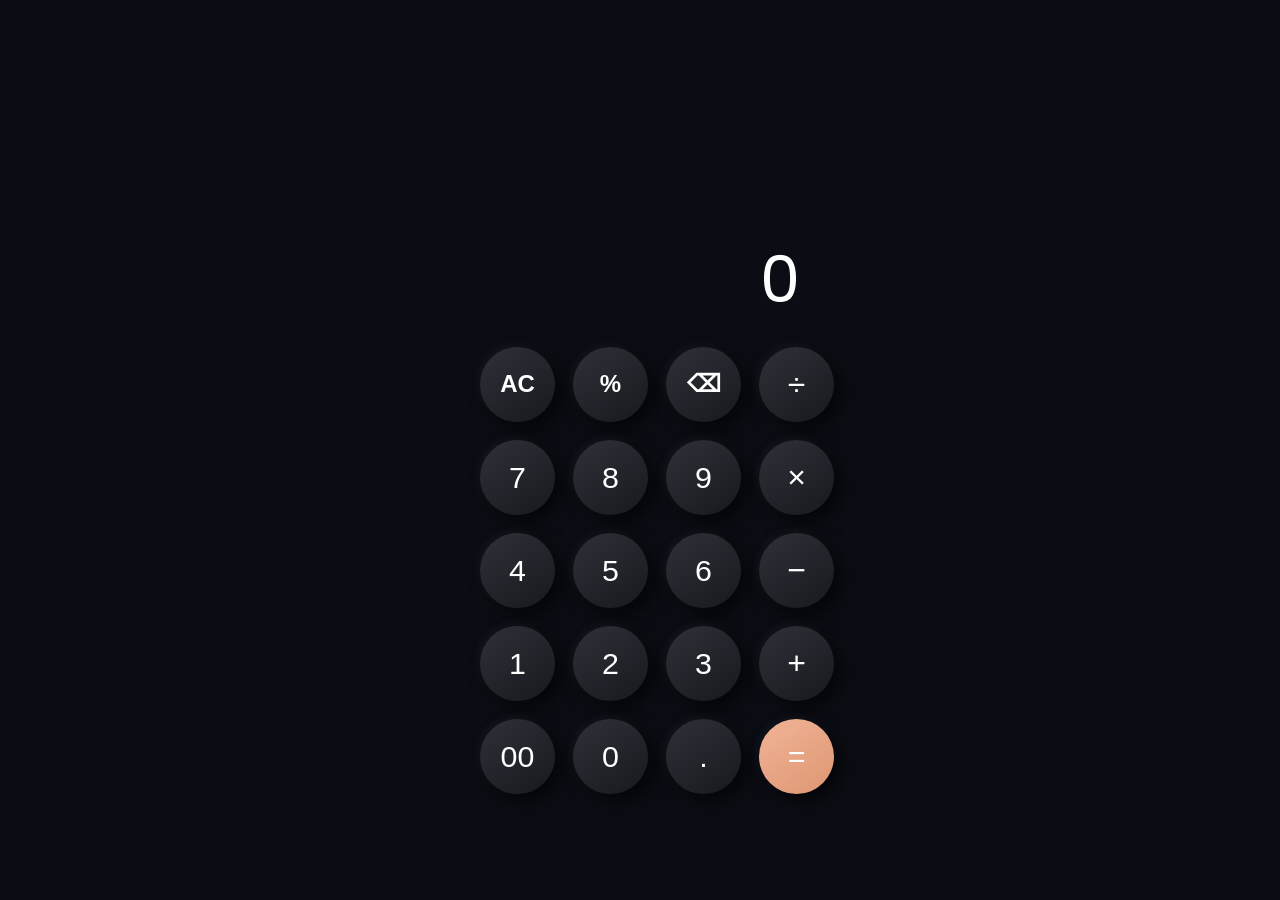
<file: CodeAlpha_Calculator/index2.html>
<!DOCTYPE html>
<html lang="en">

<head>
    <meta charset="UTF-8">
    <meta name="viewport" content="width=device-width, initial-scale=1.0">
    <title>Modern Calculator</title>

    <link rel="stylesheet" href="style2.css">

    <link rel="preconnect" href="https://fonts.googleapis.com">
    <link href="https://fonts.googleapis.com/css2?family=Poppins:wght@300;400;500;600&display=swap"
        rel="stylesheet">
</head>

<body>

    <div class="calculator">

        <div class="display-area">

            <div class="previous-operation" id="previous-operation"></div>

            <div id="display">0</div>

        </div>

        <div class="buttons">

            <button class="btn function" onclick="clearDisplay()">AC</button>

            <button class="btn function" onclick="appendValue('%')">%</button>

            <button class="btn function" onclick="deleteLast()">⌫</button>

            <button class="btn operator" onclick="appendValue('/')">÷</button>



            <button class="btn" onclick="appendValue('7')">7</button>

            <button class="btn" onclick="appendValue('8')">8</button>

            <button class="btn" onclick="appendValue('9')">9</button>

            <button class="btn operator" onclick="appendValue('*')">×</button>



            <button class="btn" onclick="appendValue('4')">4</button>

            <button class="btn" onclick="appendValue('5')">5</button>

            <button class="btn" onclick="appendValue('6')">6</button>

            <button class="btn operator" onclick="appendValue('-')">−</button>



            <button class="btn" onclick="appendValue('1')">1</button>

            <button class="btn" onclick="appendValue('2')">2</button>

            <button class="btn" onclick="appendValue('3')">3</button>

            <button class="btn operator" onclick="appendValue('+')">+</button>



            <button class="btn" onclick="appendValue('00')">00</button>

            <button class="btn" onclick="appendValue('0')">0</button>

            <button class="btn" onclick="appendValue('.')">.</button>

            <button class="btn equal" onclick="calculate()">=</button>

        </div>

    </div>

    <script src="script2.js"></script>

</body>

</html>
</file>
<file: CodeAlpha_Calculator/style2.css>
* {
    margin: 0;
    padding: 0;
    box-sizing: border-box;
}

body {
    height: 100vh;
    background: #0b0d14;

    display: flex;
    justify-content: center;
    align-items: center;

    font-family: 'Poppins', sans-serif;
}

.calculator {
    width: 370px;

    background: #0b0d14;

    padding: 25px;

    border-radius: 35px;
}


/* DISPLAY AREA */

.display-area {

    height: 220px;

    display: flex;
    flex-direction: column;
    justify-content: flex-end;
    align-items: flex-end;

    margin-bottom: 20px;

    overflow: hidden;
}


/* PREVIOUS OPERATION */

.previous-operation {

    color: rgba(255, 255, 255, 0.5);

    font-size: 1.6rem;

    margin-bottom: 10px;

    min-height: 30px;
}


/* MAIN DISPLAY */

#display {

    width: 100%;

    background: transparent;

    color: white;

    text-align: right;

    font-size: 4rem;

    font-weight: 400;

    border: none;

    outline: none;

    overflow-x: auto;

    overflow-y: hidden;

    white-space: nowrap;

    padding: 0;

    scrollbar-width: none;

    scroll-behavior: smooth;
}


/* HIDE SCROLLBAR */

#display::-webkit-scrollbar {
    display: none;
}


/* BUTTONS */

.buttons {

    display: grid;

    grid-template-columns: repeat(4, 1fr);

    gap: 18px;
}


.btn {

    width: 75px;
    height: 75px;

    border: none;

    border-radius: 50%;

    background: linear-gradient(145deg, #2f3138, #17191f);

    color: white;

    font-size: 1.9rem;

    cursor: pointer;

    box-shadow:
        8px 8px 18px rgba(0, 0, 0, 0.6),
        -3px -3px 10px rgba(255, 255, 255, 0.04);

    transition: all 0.25s ease;
}


/* BUTTON HOVER */

.btn:hover {
    transform: scale(1.06);
}


/* BUTTON CLICK */

.btn:active {
    transform: scale(0.95);
}


/* OPERATORS */

.operator {
    font-size: 2rem;
}


/* FUNCTION BUTTONS */

.function {

    font-size: 1.5rem;

    font-weight: 600;
}


/* EQUAL BUTTON */

.equal {

    background: linear-gradient(145deg, #f1b497, #de9672);

    color: white;
}

.equal:hover {
    transform: scale(1.08);
}


/* RESPONSIVE DESIGN */

@media(max-width: 420px) {

    .calculator {

        width: 100%;

        padding: 20px;
    }

    .btn {

        width: 70px;

        height: 70px;

        font-size: 1.6rem;
    }

    #display {

        font-size: 4.5rem;
    }
}
</file>
